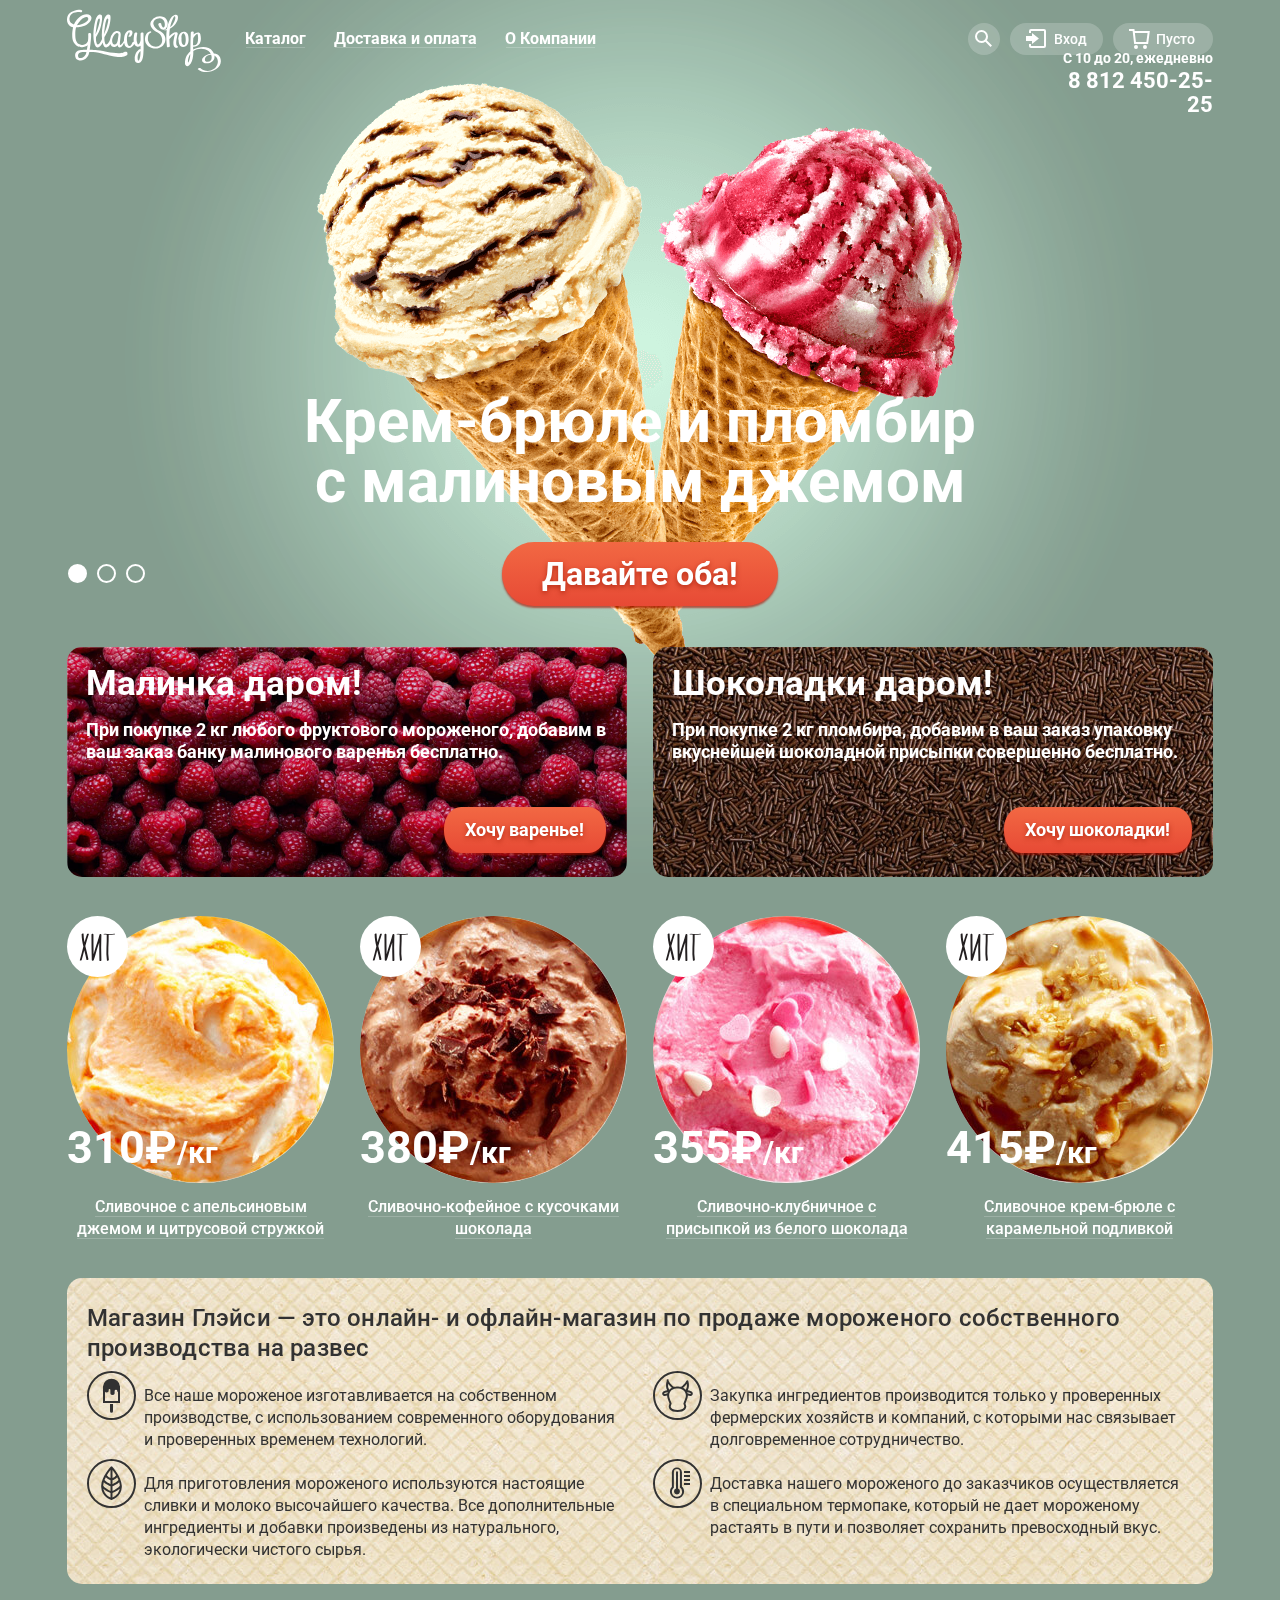
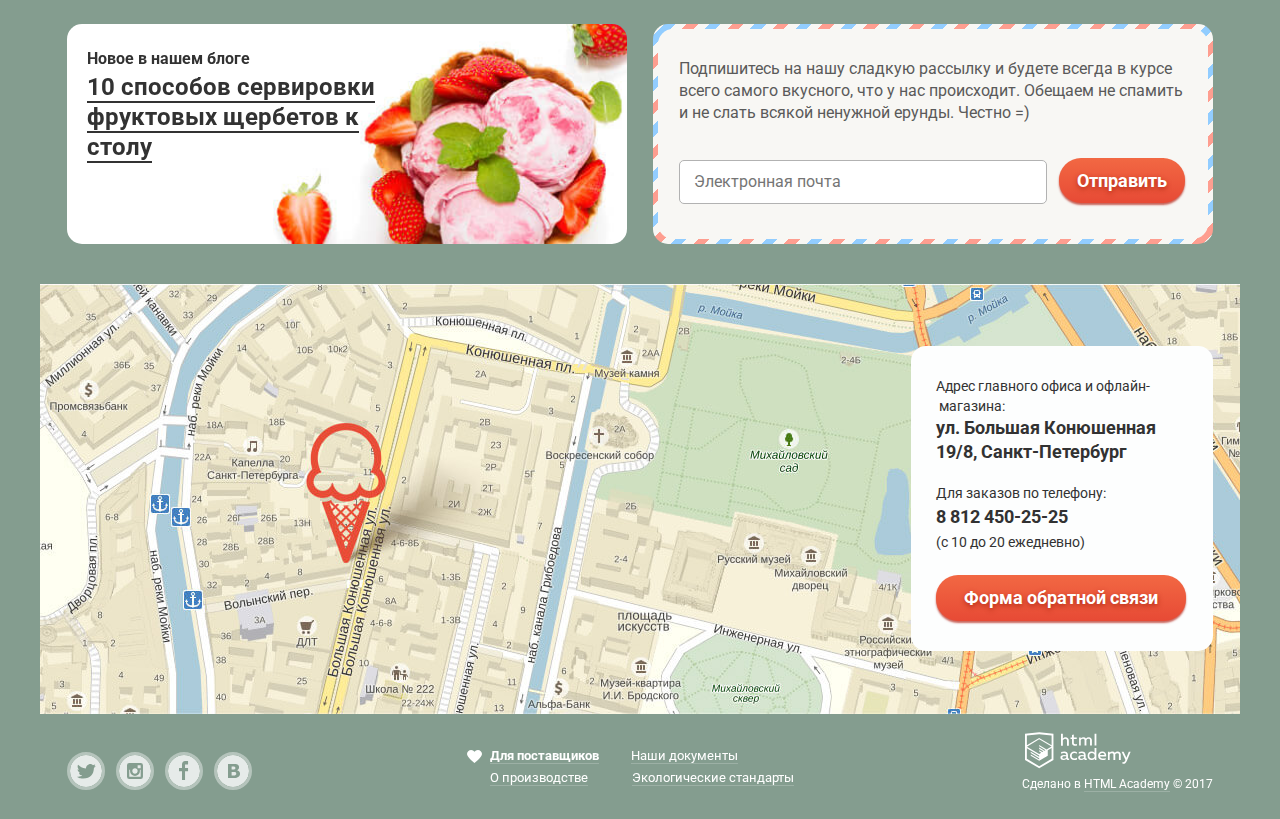
<file: index.html>
<!DOCTYPE html>
<html lang="ru">
<head>
  <meta charset="utf-8">
  <title>HTML Academy: Глейси</title>
  <link href="https://fonts.googleapis.com/css?family=Roboto:400,500,700&amp;subset=cyrillic" rel="stylesheet">
  <link href="css/normalize.min.css" rel="stylesheet">
  <link href="css/style.min.css" rel="stylesheet">
</head>
<body>
  <header class="main-header container">
    <a class="main-header-logo">
      <img src="img/logo-site.svg" width="154" height="64" alt="Логотип магазина по продаже мороженого Глейси">
    </a>
    <nav class="main-navigation">
      <ul class="site-navigation">
        <li class="site-navigation-item">
          <a href="#">Каталог</a>
          <ul class="catalog-menu">
            <li><a class="link-new" href="#"><b>Новинки</b></a></li>
            <li><a href="catalog.html">Сливочное</a></li>
            <li><a href="#">Щербеты</a></li>
            <li><a href="#">Фруктовый лед</a></li>
            <li><a href="#">Мелорин</a></li>
          </ul>
        </li>
        <li class="site-navigation-item"><a href="#">Доставка и оплата</a></li>
        <li class="site-navigation-item"><a href="#">О Компании</a></li>
      </ul>
    </nav>
    <div class="wrapper search-wrapper">
      <a class="search" href="search.html"><span class="visually-hidden">Поиск</span>
        <svg xmlns="http://www.w3.org/2000/svg" width="17" height="17"><path fill="#FFF" d="M16.958 15.527L11.75 10.32A6.455 6.455 0 0 0 13 6.5 6.5 6.5 0 1 0 6.5 13a6.465 6.465 0 0 0 3.839-1.263l5.205 5.204 1.414-1.414zM6.5 11C4.019 11 2 8.981 2 6.5S4.019 2 6.5 2 11 4.019 11 6.5 8.981 11 6.5 11z"/></svg>
      </a>
      <form class="search-form" action="https://echo.htmlacademy.ru" method="post">
        <input id="search-field" type="search" name="search"  placeholder="Что ищем?">
      </form>
    </div>
    <div class="wrapper login-wrapper">
      <a class="login-link" href="login.html">Вход
        <svg xmlns="http://www.w3.org/2000/svg" width="21" height="19"><g fill="#FFF"><path d="M6 14.88l6.92-5.38L6 4.12v2.92H-.04v4.92H6z"/><path d="M18 0H5a2 2 0 0 0-2 2v2h2V2h13v15H5v-2H3v2c0 1.1.9 2 2 2h13a2 2 0 0 0 2-2V2a2 2 0 0 0-2-2z"/></g></svg>
      </a>
      <form class="login-form" action="https://echo.htmlacademy.ru" method="post">
        <p>
          <label class="visually-hidden" for="user-email">Электронная почта</label>
          <input class="email-field" id="user-email" type="email" name="email" placeholder="Электронная почта">
        </p>
        <p>
          <label class="visually-hidden" for="user-password">Пароль</label>
          <input class="password-field" id="user-password" type="password" name="password" placeholder="Пароль">
        </p>
        <button class="btn entry-btn" type="submit">Войти</button>
        <div class="links-wrapper">
          <a class="restore" href="#">Забыли пароль?</a>
          <a class="registration" href="#">Новая регистрация</a>
        </div>
      </form>
    </div>
    <div class="wrapper cart-wrapper">
      <a class="cart" href="cart.html">Пусто
        <svg xmlns="http://www.w3.org/2000/svg" width="21" height="20"><g fill="#FFF"><path d="M5.657 2.031L5.422 0H0v2h3.64l1.5 13h13.988l1.699-12.969H5.657zM17.372 13H6.922L5.888 4.031h12.66L17.372 13z"/><circle cx="6.984" cy="18" r="2"/><circle cx="15.984" cy="18" r="2"/></g></svg>
      </a>
    </div>
    <p class="contact-info">С 10 до 20, ежедневно
      <a class="phone" href="tel:88124502525">8 812 450-25-25</a>
    </p>
  </header>

  <main>
    <div class="container">
      <h1 class="visually-hidden">Магазин по продаже мороженого собственного производства Глейси</h1>

      <section class="offers-slider">
        <input type="radio" id="product-1" class="btn-1 filter-input-radio" name="toggle" checked>
        <input type="radio" id="product-2" class="btn-2 filter-input-radio" name="toggle">
        <input type="radio" id="product-3" class="btn-3 filter-input-radio" name="toggle">
        <div class="slider-controls">
          <label for="product-1"><span class="visually-hidden">первый слайд</span></label>
          <label for="product-2"><span class="visually-hidden">второй слайд</span></label>
          <label for="product-3"><span class="visually-hidden">третий слайд</span></label>
        </div>

        <ul class="offers-list">
          <li class="offers-item">
            <img src="img/bg-slider-creamy-raspberry.png" alt="Крем-брюле и пломбир с малиновым джемом" width="1045" height="881">
            <h2>Крем-брюле и пломбир с малиновым джемом</h2>
            <a class="btn offers-btn" href="#">Давайте оба!</a>
          </li>
          <li class="offers-item">
            <img src="img/bg-slider-chocolate-lemon.png" alt="Шоколадный пломбир и лимонный сорбет" width="1065" height="859">
            <h2>Шоколадный пломбир и лимонный сорбет</h2>
            <a class="btn offers-btn" href="#">Давайте оба!</a>
          </li>
          <li class="offers-item">
            <img src="img/bg-slider-fondant-strawberry.png" alt="Пломбир с помадкой и клубничный щербет" width="1079" height="854">
            <h2>Пломбир с помадкой и клубничный щербет</h2>
            <a class="btn offers-btn" href="#">Давайте оба!</a>
          </li>
        </ul>
      </section>

      <section class="banners">
        <h2 class="visually-hidden">Баннеры</h2>
        <ul class="banners-list">
          <li class="banners-item">
            <h3>Малинка даром!</h3>
            <p>При покупке 2 кг любого фруктового мороженого, добавим в ваш заказ банку малинового варенья бесплатно.</p>
            <a class="btn banners-btn" href="#">Хочу варенье!</a>
          </li>
          <li class="banners-item">
            <h3>Шоколадки даром!</h3>
            <p>При покупке 2 кг пломбира, добавим в ваш заказ упаковку вкуснейшей шоколадной присыпки совершенно бесплатно.</p>
            <a class="btn banners-btn" href="#">Хочу шоколадки!</a>
          </li>
        </ul>
      </section>

      <section class="catalog">
        <h2 class="visually-hidden">Хиты магазина Глейси</h2>
        <ul class="catalog-list">
          <li class="catalog-item hit">
            <img src="img/img-icecream-creamy-orange-citrus.jpg" width="267" height="267" alt="Сливочное с апельсиновым джемом и цитрусовой стружкой">
            <h3 class="item-title"><a href="#">Сливочное с апельсиновым джемом и цитрусовой стружкой</a></h3>
            <p class="price">310₽<span>/кг</span></p>
            <a class="btn preview-btn" href="#">Быстрый просмотр</a>
          </li>
          <li class="catalog-item hit">
            <img src="img/img-icecream-creamy-coffee-chocolate.jpg" width="267" height="267" alt="Сливочно-кофейное с кусочками шоколада">
            <h3 class="item-title"><a href="#">Сливочно-кофейное с кусочками шоколада</a></h3>
            <p class="price">380₽<span>/кг</span></p>
            <a class="btn preview-btn" href="#">Быстрый просмотр</a>
          </li>
          <li class="catalog-item hit">
            <img src="img/img-icecream-creamy-strawberry-white-chocolate.jpg" width="267" height="267" alt="Сливочно-клубничное с присыпкой из белого шоколада">
            <h3 class="item-title"><a href="#">Сливочно-клубничное с присыпкой из белого шоколада</a></h3>
            <p class="price">355₽<span>/кг</span></p>
            <a class="btn preview-btn" href="#">Быстрый просмотр</a>
          </li>
          <li class="catalog-item hit">
            <img src="img/img-icecream-creamy-caramel.jpg" width="267" height="267" alt="Сливочное крем-брюле с карамельной подливкой">
            <h3 class="item-title"><a href="#">Сливочное крем-брюле с карамельной подливкой</a></h3>
            <p class="price">415₽<span>/кг</span></p>
            <a class="btn preview-btn" href="#">Быстрый просмотр</a>
          </li>
        </ul>
      </section>

      <section class="about-shop">
        <h2 class="title">Магазин Глэйси — это онлайн- и офлайн-магазин по продаже мороженого собственного производства на развес</h2>
        <ul class="about-list">
          <li class="about-item">
            <p>Все наше мороженое изготавливается на собственном производстве, с использованием современного оборудования и проверенных временем технологий.</p>
          </li>
          <li class="about-item">
            <p>Закупка ингредиентов производится только у проверенных фермерских хозяйств и компаний, с которыми нас связывает долговременное сотрудничество.</p>
          </li>
          <li class="about-item">
            <p>Для приготовления мороженого используются настоящие сливки и молоко высочайшего качества. Все дополнительные ингредиенты и добавки произведены из натурального, экологически чистого сырья.</p>
          </li>
          <li class="about-item">
            <p>Доставка нашего мороженого до заказчиков осуществляется в&nbsp;специальном термопаке, который не дает мороженому растаять в пути и позволяет сохранить превосходный вкус.</p>
          </li>
        </ul>
      </section>

      <div class="two-columns">
        <section class="news-post">
          <h2>Новое в нашем блоге</h2>
          <div class="title-wrapper">
            <a href="#">10 способов сервировки фруктовых щербетов к столу</a>
          </div>
        </section>

        <section class="mailing">
          <h2 class="visually-hidden">Подписка на рассылку</h2>
          <p>Подпишитесь на нашу сладкую рассылку и будете всегда в курсе всего самого вкусного, что у нас происходит. Обещаем не спамить и&nbsp;не слать всякой ненужной ерунды. Честно =)</p>
          <form class="subscribe-form" action="https://echo.htmlacademy" method="post">
            <label class="visually-hidden" for="subscribe-field">Введите email для подписки на рассылку</label>
            <input id="subscribe-field" type="email" name="subscribe-email" placeholder="Электронная почта">
            <button class="btn submit-btn" type="submit">Отправить</button>
          </form>
        </section>
      </div>
    </div>

    <section class="find-us container">
      <h2 class="visually-hidden">Как нас найти</h2>
      <iframe src="https://www.google.com/maps/embed?pb=!1m18!1m12!1m3!1d1998.6037872533277!2d30.320858716096975!3d59.93871648187614!2m3!1f0!2f0!3f0!3m2!1i1024!2i768!4f13.1!3m3!1m2!1s0x4696310fca145cc1%3A0x42b32648d8238007!2z0JHQvtC70YzRiNCw0Y8g0JrQvtC90Y7RiNC10L3QvdCw0Y8g0YPQuy4sIDE5LzgsINCh0LDQvdC60YIt0J_QtdGC0LXRgNCx0YPRgNCzLCAxOTExODY!5e0!3m2!1sru!2sru!4v1544783456392" width="1200" height="430" allowfullscreen></iframe>
      <img src="img/map.jpg" width="1200" height="430" alt="ул. Большая Конюшенная 19/8, Санкт-Петербург">
      <div class="feedback-contacts">
        <p>Адрес главного офиса и&nbsp;офлайн-&nbsp;магазина:</p>
        <p><b>ул. Большая Конюшенная 19/8, Санкт-Петербург</b></p>
        <p>Для заказов по телефону:</p>
        <a class="phone" href="tel:88124502525">8 812 450-25-25</a>
        <p>(с 10 до 20 ежедневно)</p>
        <a class="btn feedback-btn" href="feedback.html">Форма обратной связи</a>
      </div>
    </section>

  </main>

  <footer class="main-footer container">
    <ul class="social-list">
      <li class="social-item"><a href="#"><span class="visually-hidden">Твиттер</span>
        <svg xmlns="http://www.w3.org/2000/svg" width="32" height="32">
          <path fill="#FFF" d="M16 0C7.164 0 0 7.164 0 16c0 8.837 7.164 16 16 16 8.837 0 16-7.163 16-16 0-8.836-7.163-16-16-16zm7.944 12.809c-.251 6.516-3.463 10.832-10.992 10.702h-.486c-.447 0-4.543-.443-5.344-1.823 2.479.19 4.247-.406 5.12-1.136-1.048-.289-2.923-.461-3.251-2.848.384.104.618.221 1.299.113-1.307-.824-2.758-1.519-2.679-3.643.311.317 1.164.518 1.46.457-.768-.233-2.149-3.244-.974-4.781 1.984 1.79 4.075 3.482 7.804 3.643.227-2.214 1.24-3.699 3.168-4.325 1.84-.479 3.255.26 3.901 1.138.737-.224 1.453-.466 2.193-.685-.004.833-.569 1.463-.935 1.709.747.165 1.423-.475 1.423-.475-.184.963-1.094 1.725-1.707 1.954z"/>
        </svg>
      </a></li>
      <li class="social-item"><a href="#"><span class="visually-hidden">Инстаграм</span>
        <svg xmlns="http://www.w3.org/2000/svg" width="32" height="32"><g fill="#FFF">
          <path d="M20.916 16a4.938 4.938 0 1 1-9.877 0c0-.394.051-.773.138-1.14h-.897v6.838h11.396V14.86h-.897c.086.367.137.746.137 1.14z"/>
          <path d="M15.978 18.659c1.466 0 2.659-1.193 2.659-2.659s-1.193-2.659-2.659-2.659c-1.466 0-2.659 1.193-2.659 2.659s1.192 2.659 2.659 2.659zM18.637 10.302h3.039v3.039h-3.039z"/>
          <path d="M16 0C7.164 0 0 7.164 0 16c0 8.837 7.164 16 16 16 8.837 0 16-7.163 16-16 0-8.836-7.163-16-16-16zm7.955 21.698a2.285 2.285 0 0 1-2.279 2.279H10.279A2.285 2.285 0 0 1 8 21.698V10.302a2.286 2.286 0 0 1 2.279-2.279h11.396a2.286 2.286 0 0 1 2.279 2.279v11.396z"/></g>
        </svg>
      </a></li>
      <li class="social-item"><a href="#"><span class="visually-hidden">Фейсбук</span>
        <svg xmlns="http://www.w3.org/2000/svg" width="32" height="32">
          <path fill="#FFF" d="M16 0C7.164 0 0 7.163 0 16s7.164 16 16 16c8.837 0 16-7.164 16-16S24.837 0 16 0zm4.062 9.455h-3.021v3.444h3.021v3.445h-3.021v8.61H14.02v-8.61H11v-3.445h3.021V9.455c0-1.902 1.353-3.445 3.021-3.445h3.021v3.445z"/>
        </svg>
      </a></li>
      <li class="social-item"><a href="#"><span class="visually-hidden">Вконтакте</span>
        <svg xmlns="http://www.w3.org/2000/svg" width="32" height="32"><g fill="#FFF">
          <path d="M16.64 14.5c.4-.02.72-.09.95-.2.32-.14.54-.32.64-.55.1-.23.15-.5.15-.8 0-.23-.06-.46-.18-.7-.11-.23-.32-.4-.61-.51-.27-.1-.6-.16-.99-.17l-1.65-.01h-.34v2.96h.57c.57 0 1.05 0 1.46-.03zM18.12 17.08a4.65 4.65 0 0 0-1.17-.13h-2.34v3.49h.27l2.18-.01c.43-.01.84-.1 1.2-.25.38-.16.64-.36.78-.62s.22-.57.22-.9c0-.45-.1-.8-.27-1.03a1.56 1.56 0 0 0-.87-.55z"/>
          <path d="M16 0a16 16 0 1 0 0 32 16 16 0 0 0 0-32zm6.6 20.53c-.27.53-.64.98-1.12 1.33-.55.41-1.16.7-1.82.88s-1.5.27-2.52.27h-6.12V8.99h5.44c1.13 0 1.96.03 2.48.11s1.04.24 1.56.5c.53.27.93.63 1.19 1.09.26.45.39.97.39 1.55 0 .68-.18 1.28-.54 1.8a3.5 3.5 0 0 1-1.51 1.2v.08c.91.18 1.64.56 2.18 1.13.53.57.8 1.33.8 2.26 0 .68-.14 1.29-.4 1.82z"/></g>
        </svg>
      </a></li>
    </ul>
    <ul class="menu-list">
      <li><a href="#">Для поставщиков</a></li>
      <li><a href="#">Наши документы</a></li>
      <li><a href="#">О производстве</a></li>
      <li><a href="#">Экологические стандарты</a></li>
    </ul>
    <div class="copyright">
      <a class="academy-logo" href="https://htmlacademy.ru/intensive/htmlcss"><img src="img/logo-htmlacademy.svg" width="108" height="38" alt="Логотип Html Academy"></a>
      <p class="made-in">Сделано в <a href="https://htmlacademy.ru/intensive/htmlcss">HTML Academy</a> © 2017</p>
    </div>
  </footer>

  <section class="modal modal-feedback">
    <h2>Мы обязательно вам ответим!</h2>
    <form class="feedback-form" action="https://echo.htmlacademy.ru" method="post">
      <p>
        <label class="visually-hidden" for="feedback-name">Имя</label>
        <input class="feedback-name-field" id="feedback-name" type="text" name="name-for-feedback" placeholder="Как вас зовут?">
      </p>
      <p>
        <label class="visually-hidden" for="feedback-email">Почта для обратной связи</label>
        <input class="feedback-email-field" id="feedback-email" type="email" name="email-for-feedback" placeholder="Ваша почта для ответа?">
      </p>
      <p>
        <label class="visually-hidden" for="feedback-text">Текст письма</label>
        <textarea class="feedback-text-field" id="feedback-text" name="text" rows="5" placeholder="Напишите что-нибудь..."></textarea>
      </p>
      <button class="btn send-btn" type="submit">Отправить</button>
    </form>
    <button class="modal-close" type="button">Закрыть</button>
  </section>
  <div class="overlay"></div>
  <script src="js/script.min.js"></script>
</body>
</html>
</file>
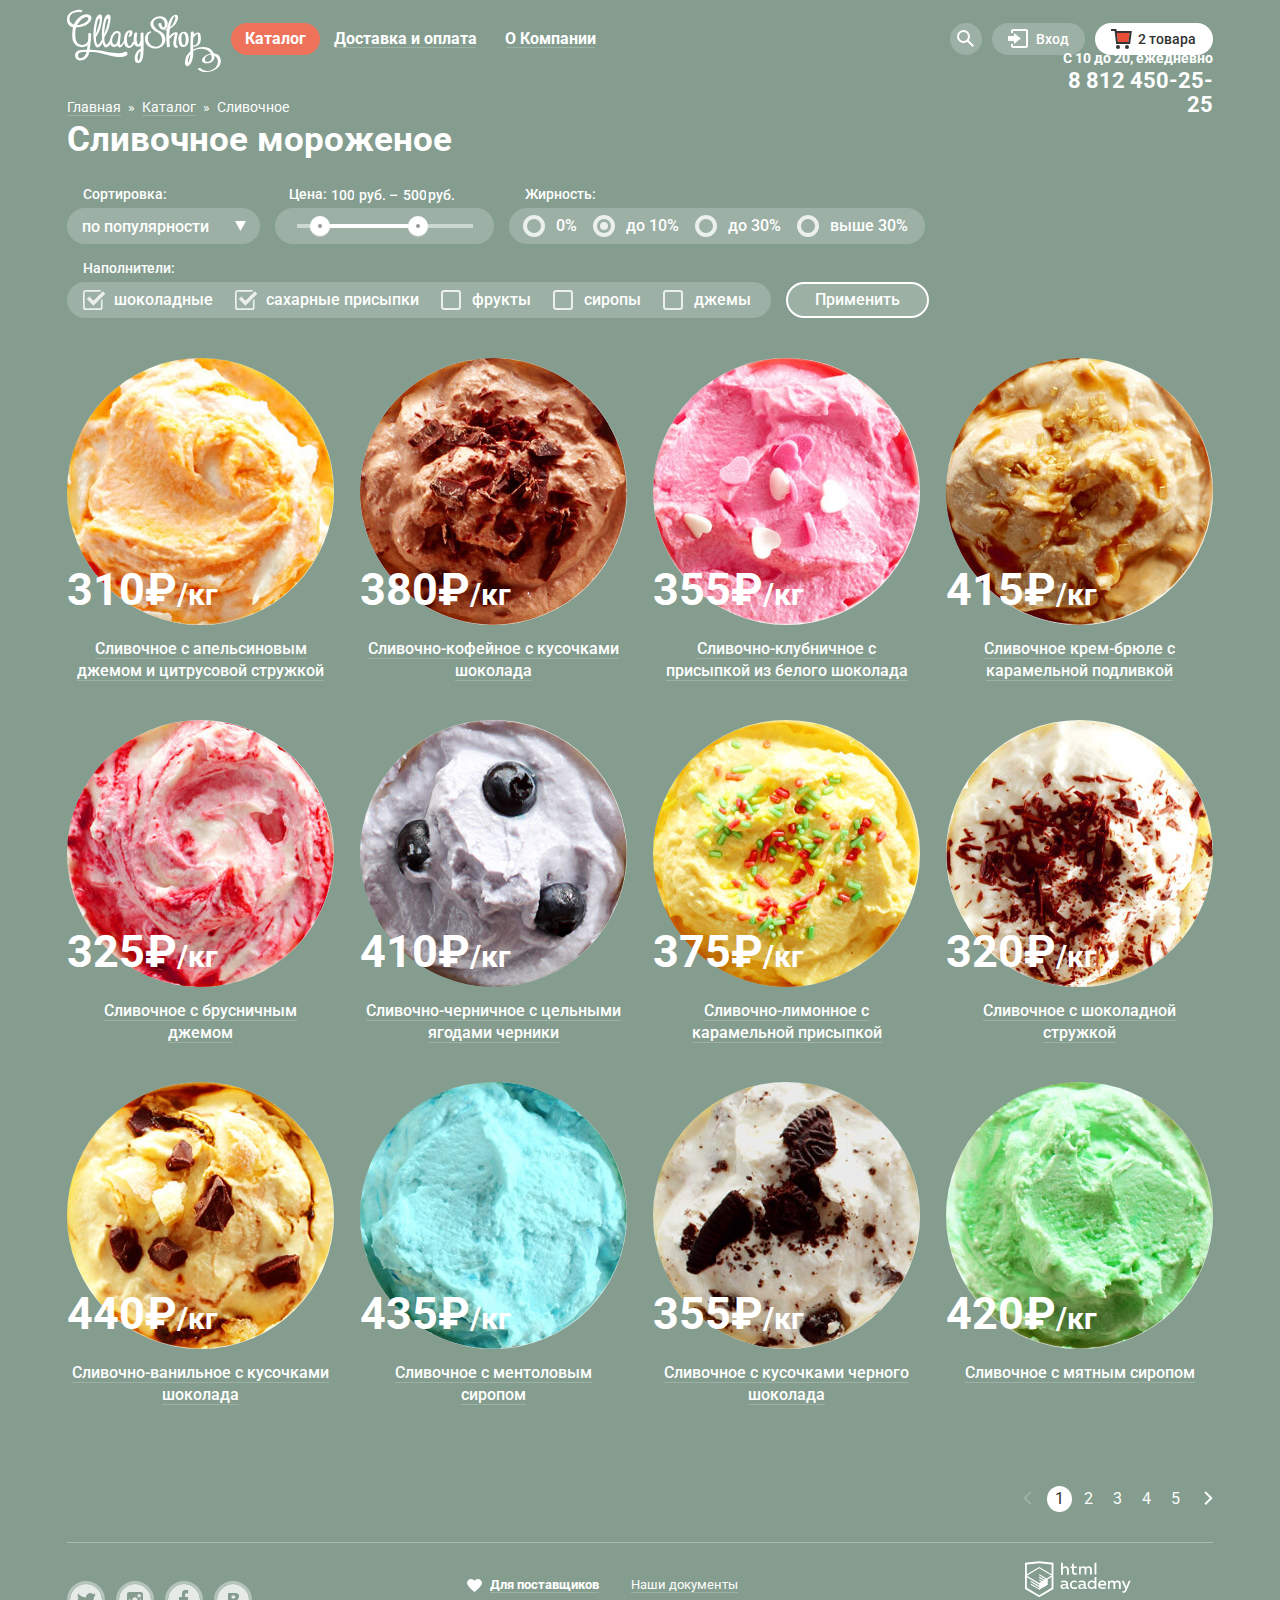
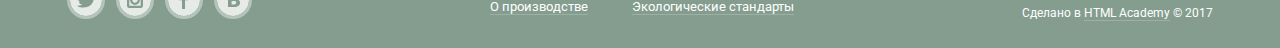
<file: catalog.html>
<!DOCTYPE html>
<html lang="ru">
<head>
  <meta charset="UTF-8">
  <title>HTML Academy: Глейси</title>
  <link href="https://fonts.googleapis.com/css?family=Roboto:400,500,700&amp;subset=cyrillic" rel="stylesheet">
  <link href="css/normalize.min.css" rel="stylesheet">
  <link href="css/style.min.css" rel="stylesheet">
</head>
<body class="inner-page">
  <header class="main-header container">
    <a class="main-header-logo" href="index.html">
      <img src="img/logo-site.svg" width="154" height="64" alt="Логотип магазина по продаже мороженого Глейси">
    </a>
    <nav class="main-navigation">
      <ul class="site-navigation">
        <li class="site-navigation-item site-navigation-current">
          <a href="#">Каталог</a>
          <ul class="catalog-menu">
            <li><a class="link-new" href="#"><b>Новинки</b></a></li>
            <li><a>Сливочное</a></li>
            <li><a href="#">Щербеты</a></li>
            <li><a href="#">Фруктовый лед</a></li>
            <li><a href="#">Мелорин</a></li>
          </ul>
        </li>
        <li class="site-navigation-item"><a href="#">Доставка и оплата</a></li>
        <li class="site-navigation-item"><a href="#">О Компании</a></li>
      </ul>
    </nav>
    <div class="wrapper search-wrapper">
      <a class="search" href="search.html"><span class="visually-hidden">Поиск</span>
        <svg xmlns="http://www.w3.org/2000/svg" width="17" height="17"><path fill="#FFF" d="M16.958 15.527L11.75 10.32A6.455 6.455 0 0 0 13 6.5 6.5 6.5 0 1 0 6.5 13a6.465 6.465 0 0 0 3.839-1.263l5.205 5.204 1.414-1.414zM6.5 11C4.019 11 2 8.981 2 6.5S4.019 2 6.5 2 11 4.019 11 6.5 8.981 11 6.5 11z"/></svg>
      </a>
      <form class="search-form" action="https://echo.htmlacademy.ru" method="post">
        <input id="search-field" type="search" name="search"  placeholder="Что ищем?">
      </form>
    </div>
    <div class="wrapper login-wrapper">
      <a class="login-link" href="login.html">Вход
        <svg xmlns="http://www.w3.org/2000/svg" width="21" height="19"><g fill="#FFF"><path d="M6 14.88l6.92-5.38L6 4.12v2.92H-.04v4.92H6z"/><path d="M18 0H5a2 2 0 0 0-2 2v2h2V2h13v15H5v-2H3v2c0 1.1.9 2 2 2h13a2 2 0 0 0 2-2V2a2 2 0 0 0-2-2z"/></g></svg>
      </a>
      <form class="login-form" action="https://echo.htmlacademy.ru" method="post">
        <p>
          <label class="visually-hidden" for="user-email">Электронная почта</label>
          <input class="email-field" id="user-email" type="email" name="email" placeholder="Электронная почта">
        </p>
        <p>
          <label class="visually-hidden" for="user-password">Пароль</label>
          <input class="password-field" id="user-password" type="password" name="password" placeholder="Пароль">
        </p>
        <button class="btn entry-btn" type="submit">Войти</button>
        <div class="links-wrapper">
          <a class="restore" href="#">Забыли пароль?</a>
          <a class="registration" href="#">Новая регистрация</a>
        </div>
      </form>
    </div>
    <div class="wrapper cart-wrapper">
      <a class="cart not-empty" href="cart.html">2 товара
        <svg xmlns="http://www.w3.org/2000/svg" width="21" height="20">
          <path fill="#E84D37" d="M5.888 4.031L6.922 13h10.45l1.176-8.969z"/>
          <circle fill="#343434" cx="6.984" cy="18" r="2"/>
          <circle fill="#343434" cx="15.984" cy="18" r="2"/>
          <path fill="#343434" d="M5.657 2.031L5.422 0H0v2h3.64l1.5 13h13.988l1.699-12.969H5.657zM17.372 13H6.922L5.888 4.031h12.66L17.372 13z"/>
        </svg>
      </a>
      <form class="cart-form" action="https://echo.htmlacademy.ru" method="post">
        <table class="products-cart-list">
          <tr class="products-cart-item">
            <td><a class="close-btn" href="#">Закрыть</a></td>
            <td><img src="img/img-icecream-creamy-orange-citrus.jpg" width="33" height="33" alt="Пломбир с апельсиновым джемом"></td>
            <td>Пломбир с апельсиновым джемом</td>
            <td>1,5 кг x <span>200 руб.</span></td>
            <td>300 руб.</td>
          </tr>
          <tr class="products-cart-item">
            <td><a class="close-btn" href="#">Закрыть</a></td>
            <td><img src="img/img-icecream-creamy-strawberry-white-chocolate.jpg" width="33" height="33" alt="Клубничный пломбир с присыпкой из белого шоколада"></td>
            <td>Клубничный пломбир с присыпкой из&nbsp;белого шоколада</td>
            <td>1,5 кг x <span>300 руб.</span></td>
            <td>450 руб.</td>
          </tr>
        </table>
        <p><b>Итого: 750 руб.</b></p>
        <button type="submit" class="btn checkout-btn">Оформить заказ</button>
      </form>
    </div>
    <p class="contact-info">С 10 до 20, ежедневно
      <a class="phone" href="tel:88124502525">8 812 450-25-25</a>
    </p>
  </header>

  <main class="container">
    <ul class="breadcrumbs">
      <li><a href="index.html">Главная</a></li>
      <li><a href="#">Каталог</a></li>
      <li class="breadcrumbs-current">Сливочное</li>
    </ul>

    <h1 class="page-title">Сливочное мороженое</h1>

    <section class="filters">
      <h2 class="visually-hidden">Фильтр</h2>
      <form class="filter" action="https://echo.htmlacademy.ru" method="get">
        <fieldset class="sort">
          <legend>Сортировка:</legend>
          <div class="select-wrapper">
            <select name="sort-list">
              <option value="by-popularity">по популярности</option>
              <option value="cheap-first">сначала недорогие</option>
              <option value="expensive-first">сначала дорогие</option>
              <option value="by-fat">по жирности</option>
            </select>
          </div>
        </fieldset>
        <fieldset class="filter-range">
          <legend>Цена:</legend>
          <div class="price-controls">
            <label class="min-price"><span class="visually-hidden">от </span><input type="text" name="min-price" value="100"> руб. –</label>
            <label class="max-price"><span class="visually-hidden">до </span><input type="text" name="max-price" value="500">руб.</label>
          </div>
          <div class="range-controls">
            <div class="scale">
              <div class="bar"></div>
            </div>
            <div class="range-toggle range-toggle-min"></div>
            <div class="range-toggle range-toggle-max"></div>
          </div>
        </fieldset>
        <fieldset class="fat-percent">
          <legend>Жирность:</legend>
          <ul>
            <li class="filter-option">
              <input class="visually-hidden filter-input filter-input-radio" type="radio" name="fat" value="0%" id="filter-0">
              <label for="filter-0">0%</label>
            </li>
            <li class="filter-option">
              <input class="visually-hidden filter-input filter-input-radio" type="radio" name="fat" value="to 10%" id="filter-to-10" checked>
              <label for="filter-to-10">до 10%</label>
            </li>
            <li class="filter-option">
              <input class="visually-hidden filter-input filter-input-radio" type="radio" name="fat" value="to 30%" id="filter-to-30">
              <label for="filter-to-30">до 30%</label>
            </li>
            <li class="filter-option">
              <input class="visually-hidden filter-input filter-input-radio" type="radio" name="fat" value="from 30%" id="filter-from-30">
              <label for="filter-from-30">выше 30%</label>
            </li>
          </ul>
        </fieldset>
        <fieldset class="fillers">
          <legend>Наполнители:</legend>
          <ul>
            <li class="filter-option">
              <input class="visually-hidden filter-input filter-input-checkbox" type="checkbox" name="chocolate" id="filter-chocolate" checked>
              <label for="filter-chocolate">шоколадные</label>
            </li>
            <li class="filter-option">
              <input class="visually-hidden filter-input filter-input-checkbox" type="checkbox" name="sugar" id="filter-sugar" checked>
              <label for="filter-sugar">сахарные присыпки</label>
            </li>
            <li class="filter-option">
              <input class="visually-hidden filter-input filter-input-checkbox" type="checkbox" name="fruits" id="filter-fruits">
              <label for="filter-fruits">фрукты</label>
            </li>
            <li class="filter-option">
              <input class="visually-hidden filter-input filter-input-checkbox" type="checkbox" name="syrup" id="filter-syrup">
              <label for="filter-syrup">сиропы</label>
            </li>
            <li class="filter-option">
              <input class="visually-hidden filter-input filter-input-checkbox" type="checkbox" name="jam" id="filter-jam">
              <label for="filter-jam">джемы</label>
            </li>
          </ul>
        </fieldset>
        <button class="filter-btn" type="submit">Применить</button>
      </form>
    </section>

    <section class="catalog">
      <h2 class="visually-hidden">Каталог сливочного мороженого</h2>
      <ul class="catalog-list">
        <li class="catalog-item">
          <img src="img/img-icecream-creamy-orange-citrus.jpg" width="267" height="267" alt="Сливочное с апельсиновым джемом и цитрусовой стружкой">
          <h3 class="item-title"><a href="#">Сливочное с апельсиновым джемом и цитрусовой стружкой</a></h3>
          <p class="price">310₽<span>/кг</span></p>
          <a class="btn preview-btn" href="#">Быстрый просмотр</a>
        </li>
        <li class="catalog-item">
          <img src="img/img-icecream-creamy-coffee-chocolate.jpg" width="267" height="267" alt="Сливочно-кофейное с кусочками шоколада">
          <h3 class="item-title"><a href="#">Сливочно-кофейное с кусочками шоколада</a></h3>
          <p class="price">380₽<span>/кг</span></p>
          <a class="btn preview-btn" href="#">Быстрый просмотр</a>
        </li>
        <li class="catalog-item">
          <img src="img/img-icecream-creamy-strawberry-white-chocolate.jpg" width="267" height="267" alt="Сливочно-клубничное с присыпкой из белого шоколада">
          <h3 class="item-title"><a href="#">Сливочно-клубничное с присыпкой из белого шоколада</a></h3>
          <p class="price">355₽<span>/кг</span></p>
          <a class="btn preview-btn" href="#">Быстрый просмотр</a>
        </li>
        <li class="catalog-item">
          <img src="img/img-icecream-creamy-caramel.jpg" width="267" height="267" alt="Сливочное крем-брюле с карамельной подливкой">
          <h3 class="item-title"><a href="#">Сливочное крем-брюле с карамельной подливкой</a></h3>
          <p class="price">415₽<span>/кг</span></p>
          <a class="btn preview-btn" href="#">Быстрый просмотр</a>
        </li>
        <li class="catalog-item">
          <img src="img/img-icecream-creamy-cowberry.jpg" width="267" height="267" alt="Сливочное с брусничным джемом">
          <h3 class="item-title"><a href="#">Сливочное с брусничным джемом</a></h3>
          <p class="price">325₽<span>/кг</span></p>
          <a class="btn preview-btn" href="#">Быстрый просмотр</a>
        </li>
        <li class="catalog-item">
          <img src="img/img-icecream-creamy-blueberries.jpg" width="267" height="267" alt="Сливочно-черничное с цельными ягодами черники">
          <h3 class="item-title"><a href="#">Сливочно-черничное с цельными ягодами черники</a></h3>
          <p class="price">410₽<span>/кг</span></p>
          <a class="btn preview-btn" href="#">Быстрый просмотр</a>
        </li>
        <li class="catalog-item">
          <img src="img/img-icecream-creamy-lemon-caramel.jpg" width="267" height="267" alt="Сливочно-лимонное с карамельной присыпкой">
          <h3 class="item-title"><a href="#">Сливочно-лимонное с карамельной присыпкой</a></h3>
          <p class="price">375₽<span>/кг</span></p>
          <a class="btn preview-btn" href="#">Быстрый просмотр</a>
        </li>
        <li class="catalog-item">
          <img src="img/img-icecream-creamy-chocolate.jpg" width="267" height="267" alt="Сливочное с шоколадной стружкой">
          <h3 class="item-title"><a href="#">Сливочное с шоколадной стружкой</a></h3>
          <p class="price">320₽<span>/кг</span></p>
          <a class="btn preview-btn" href="#">Быстрый просмотр</a>
        </li>
        <li class="catalog-item">
          <img src="img/img-icecream-creamy-vanilla-chocolate.jpg" width="267" height="267" alt="Сливочно-ванильное с кусочками шоколада">
          <h3 class="item-title"><a href="#">Сливочно-ванильное с кусочками шоколада</a></h3>
          <p class="price">440₽<span>/кг</span></p>
          <a class="btn preview-btn" href="#">Быстрый просмотр</a>
        </li>
        <li class="catalog-item">
          <img src="img/img-icecream-creamy-menthol.jpg" width="267" height="267" alt="Сливочноe с ментоловым сиропом">
          <h3 class="item-title"><a href="#">Сливочноe с ментоловым сиропом</a></h3>
          <p class="price">435₽<span>/кг</span></p>
          <a class="btn preview-btn" href="#">Быстрый просмотр</a>
        </li>
        <li class="catalog-item">
          <img src="img/img-icecream-creamy-black-chocolate.jpg" width="267" height="267" alt="Сливочное с кусочками черного шоколада">
          <h3 class="item-title"><a href="#">Сливочное с кусочками черного шоколада</a></h3>
          <p class="price">355₽<span>/кг</span></p>
          <a class="btn preview-btn" href="#">Быстрый просмотр</a>
        </li>
        <li class="catalog-item">
          <img src="img/img-icecream-creamy-mint.jpg" width="267" height="267" alt="Сливочное с мятным сиропом">
          <h3 class="item-title"><a href="#">Сливочное с мятным сиропом</a></h3>
          <p class="price">420₽<span>/кг</span></p>
          <a class="btn preview-btn" href="#">Быстрый просмотр</a>
        </li>
      </ul>
      <ul class="pagination-list">
        <li class="pagination-item pagination-item-previous disabled"><a href="#"><span class="visually-hidden">Предыдущая</span></a></li>
        <li class="pagination-item pagination-item-current"><a>1</a></li>
        <li class="pagination-item"><a href="#">2</a></li>
        <li class="pagination-item"><a href="#">3</a></li>
        <li class="pagination-item"><a href="#">4</a></li>
        <li class="pagination-item"><a href="#">5</a></li>
        <li class="pagination-item pagination-item-next"><a href="#"><span class="visually-hidden">Следующая</span></a></li>
      </ul>
    </section>
  </main>

  <footer class="main-footer container">
    <ul class="social-list">
      <li class="social-item"><a href="#"><span class="visually-hidden">Твиттер</span>
        <svg xmlns="http://www.w3.org/2000/svg" width="32" height="32">
          <path fill="#FFF" d="M16 0C7.164 0 0 7.164 0 16c0 8.837 7.164 16 16 16 8.837 0 16-7.163 16-16 0-8.836-7.163-16-16-16zm7.944 12.809c-.251 6.516-3.463 10.832-10.992 10.702h-.486c-.447 0-4.543-.443-5.344-1.823 2.479.19 4.247-.406 5.12-1.136-1.048-.289-2.923-.461-3.251-2.848.384.104.618.221 1.299.113-1.307-.824-2.758-1.519-2.679-3.643.311.317 1.164.518 1.46.457-.768-.233-2.149-3.244-.974-4.781 1.984 1.79 4.075 3.482 7.804 3.643.227-2.214 1.24-3.699 3.168-4.325 1.84-.479 3.255.26 3.901 1.138.737-.224 1.453-.466 2.193-.685-.004.833-.569 1.463-.935 1.709.747.165 1.423-.475 1.423-.475-.184.963-1.094 1.725-1.707 1.954z"/>
        </svg>
      </a></li>
      <li class="social-item"><a href="#"><span class="visually-hidden">Инстаграм</span>
        <svg xmlns="http://www.w3.org/2000/svg" width="32" height="32"><g fill="#FFF">
          <path d="M20.916 16a4.938 4.938 0 1 1-9.877 0c0-.394.051-.773.138-1.14h-.897v6.838h11.396V14.86h-.897c.086.367.137.746.137 1.14z"/>
          <path d="M15.978 18.659c1.466 0 2.659-1.193 2.659-2.659s-1.193-2.659-2.659-2.659c-1.466 0-2.659 1.193-2.659 2.659s1.192 2.659 2.659 2.659zM18.637 10.302h3.039v3.039h-3.039z"/>
          <path d="M16 0C7.164 0 0 7.164 0 16c0 8.837 7.164 16 16 16 8.837 0 16-7.163 16-16 0-8.836-7.163-16-16-16zm7.955 21.698a2.285 2.285 0 0 1-2.279 2.279H10.279A2.285 2.285 0 0 1 8 21.698V10.302a2.286 2.286 0 0 1 2.279-2.279h11.396a2.286 2.286 0 0 1 2.279 2.279v11.396z"/></g>
        </svg>
      </a></li>
      <li class="social-item"><a href="#"><span class="visually-hidden">Фейсбук</span>
        <svg xmlns="http://www.w3.org/2000/svg" width="32" height="32">
          <path fill="#FFF" d="M16 0C7.164 0 0 7.163 0 16s7.164 16 16 16c8.837 0 16-7.164 16-16S24.837 0 16 0zm4.062 9.455h-3.021v3.444h3.021v3.445h-3.021v8.61H14.02v-8.61H11v-3.445h3.021V9.455c0-1.902 1.353-3.445 3.021-3.445h3.021v3.445z"/>
        </svg>
      </a></li>
      <li class="social-item"><a href="#"><span class="visually-hidden">Вконтакте</span>
        <svg xmlns="http://www.w3.org/2000/svg" width="32" height="32"><g fill="#FFF">
          <path d="M16.64 14.5c.4-.02.72-.09.95-.2.32-.14.54-.32.64-.55.1-.23.15-.5.15-.8 0-.23-.06-.46-.18-.7-.11-.23-.32-.4-.61-.51-.27-.1-.6-.16-.99-.17l-1.65-.01h-.34v2.96h.57c.57 0 1.05 0 1.46-.03zM18.12 17.08a4.65 4.65 0 0 0-1.17-.13h-2.34v3.49h.27l2.18-.01c.43-.01.84-.1 1.2-.25.38-.16.64-.36.78-.62s.22-.57.22-.9c0-.45-.1-.8-.27-1.03a1.56 1.56 0 0 0-.87-.55z"/>
          <path d="M16 0a16 16 0 1 0 0 32 16 16 0 0 0 0-32zm6.6 20.53c-.27.53-.64.98-1.12 1.33-.55.41-1.16.7-1.82.88s-1.5.27-2.52.27h-6.12V8.99h5.44c1.13 0 1.96.03 2.48.11s1.04.24 1.56.5c.53.27.93.63 1.19 1.09.26.45.39.97.39 1.55 0 .68-.18 1.28-.54 1.8a3.5 3.5 0 0 1-1.51 1.2v.08c.91.18 1.64.56 2.18 1.13.53.57.8 1.33.8 2.26 0 .68-.14 1.29-.4 1.82z"/></g>
        </svg>
      </a></li>
    </ul>
    <ul class="menu-list">
      <li><a href="#">Для поставщиков</a></li>
      <li><a href="#">Наши документы</a></li>
      <li><a href="#">О производстве</a></li>
      <li><a href="#">Экологические стандарты</a></li>
    </ul>
    <div class="copyright">
      <a class="academy-logo" href="https://htmlacademy.ru/intensive/htmlcss"><img src="img/logo-htmlacademy.svg" width="108" height="38" alt="Логотип Html Academy"></a>
      <p class="made-in">Сделано в <a href="https://htmlacademy.ru/intensive/htmlcss">HTML Academy</a> © 2017</p>
    </div>
  </footer>
  </body>
  </html>
</file>
<file: css/style.min.css>
html{-webkit-box-sizing:border-box;box-sizing:border-box}*,::before,::after{-webkit-box-sizing:inherit;box-sizing:inherit}body{width:100%;margin:0 auto;font-weight:400;font-size:16px;line-height:22px;font-family:"Roboto",Arial,sans-serif;color:#fff;background-color:#849d8f}a{text-decoration:none}img{max-width:100%;height:auto}.visually-hidden:not(:focus),.filter-input-radio.visually-hidden,.filter-input-checkbox.visually-hidden{position:absolute;width:1px;height:1px;margin:-1px;padding:0;overflow:hidden;white-space:nowrap;border:0;clip:rect(0 0 0 0);-webkit-clip-path:inset(100%);clip-path:inset(100%)}.btn{min-width:100px;padding:10px 24px;font-weight:700;font-size:18px;line-height:24px;vertical-align:middle;text-align:center;color:#fff;word-wrap:break-word;text-shadow:0 2px 5px rgba(160,32,11,.76);background-color:#ee725a;background-image:-webkit-gradient(linear,left bottom,left top,from(#e74a35),to(#f26843));background-image:-webkit-linear-gradient(bottom,#e74a35,#f26843);background-image:-o-linear-gradient(bottom,#e74a35,#f26843);background-image:linear-gradient(to top,#e74a35,#f26843);border:0;border-radius:17px/22px;-webkit-box-shadow:0 2px 2px rgba(172,16,0,.64);box-shadow:0 2px 2px rgba(172,16,0,.64)}.btn:hover,.btn:focus{background-color:#f26843;background-image:-webkit-gradient(linear,left bottom,left top,from(rgba(255,255,255,.2)),to(rgba(255,255,255,.2))),-webkit-gradient(linear,left bottom,left top,from(#e74a35),to(#f26843));background-image:-webkit-linear-gradient(bottom,rgba(255,255,255,.2),rgba(255,255,255,.2)),-webkit-linear-gradient(bottom,#e74a35,#f26843);background-image:-o-linear-gradient(bottom,rgba(255,255,255,.2),rgba(255,255,255,.2)),-o-linear-gradient(bottom,#e74a35,#f26843);background-image:linear-gradient(to top,rgba(255,255,255,.2),rgba(255,255,255,.2)),linear-gradient(to top,#e74a35,#f26843);-webkit-box-shadow:0 2px 2px #ac1000;box-shadow:0 2px 2px #ac1000}.btn:active{background-color:#bc5e4b;background-image:-webkit-gradient(linear,left bottom,left top,from(rgba(0,0,0,.07)),to(rgba(0,0,0,.07))),-webkit-gradient(linear,left top,left bottom,from(#e74a35),to(#f26843));background-image:-webkit-linear-gradient(bottom,rgba(0,0,0,.07),rgba(0,0,0,.07)),-webkit-linear-gradient(top,#e74a35,#f26843);background-image:-o-linear-gradient(bottom,rgba(0,0,0,.07),rgba(0,0,0,.07)),-o-linear-gradient(top,#e74a35,#f26843);background-image:linear-gradient(to top,rgba(0,0,0,.07),rgba(0,0,0,.07)),linear-gradient(to bottom,#e74a35,#f26843);-webkit-box-shadow:inset 0 2px 2px #942718;box-shadow:inset 0 2px 2px #942718}.container{width:1200px;margin:0 auto;padding:0 27px}.main-header{position:relative;z-index:2;display:-webkit-box;display:-ms-flexbox;display:flex}.main-header-logo{width:154px;height:64px;margin-top:9px;margin-right:10px}.main-navigation{-webkit-box-flex:1;-ms-flex-positive:1;flex-grow:1;min-width:380px;max-width:738px;margin-top:23px}.site-navigation{display:-webkit-box;display:-ms-flexbox;-webkit-box-pack:start;-ms-flex-pack:start;-ms-flex-wrap:wrap;display:flex;flex-wrap:wrap;justify-content:flex-start;margin:0;padding:0;list-style:none;font-weight:700;line-height:18px}.site-navigation-item{position:relative;z-index:2}.site-navigation-item>a{display:block;padding:7px 14px;color:#fff;border-radius:16px}.site-navigation-item>a::after{content:"";position:absolute;right:15px;bottom:7px;left:15px;z-index:-1;height:1px;background-color:rgba(255,255,255,.2)}.site-navigation-item>a:hover,.site-navigation-item>a:focus{color:#323232;background-color:#fff}.site-navigation-item>a:active{background-color:rgba(248,247,244,.988);-webkit-box-shadow:inset 0 2px 1px #696969;box-shadow:inset 0 2px 1px #696969}.site-navigation-current>a{background-color:#ee725a}.site-navigation-current>a:hover,.site-navigation-current>a:focus{color:#fff;background-color:#ee725a}.site-navigation-current>a:active{-webkit-box-shadow:none;box-shadow:none}.site-navigation-item::after{content:"";position:absolute;right:0;left:0;display:block;height:5px}.catalog-menu{position:absolute;top:37px;left:-7px;display:none;width:143px;margin:0;padding:0;list-style:none;font-weight:400;font-size:14px;line-height:16px;background-color:#f7f6f3;border-radius:5px;-webkit-box-shadow:0 20px 20px rgba(0,0,0,.4);box-shadow:0 20px 20px rgba(0,0,0,.4)}.catalog-menu li{margin-bottom:4px}.site-navigation-item:first-child:hover .catalog-menu{display:block}.catalog-menu .link-new{padding:11px 20px}.catalog-menu .link-new::after{content:"";position:absolute;top:38px;right:9px;left:7px;left:6px;height:1px;background-color:rgba(0,0,0,.2)}.catalog-menu a{display:block;padding:6px 20px;color:#323232}.catalog-menu a:hover,.catalog-menu a:focus{background-color:#fbded7}.catalog-menu a:active{background-color:#f6b5a5;-webkit-box-shadow:none;box-shadow:none}.catalog-menu .link-new:hover,.catalog-menu .link-new:focus{border-top-left-radius:5px;border-top-right-radius:5px}.catalog-menu-current a{color:#fff;background-color:#d07058}.catalog-menu-current a:hover,.catalog-menu-current a:focus{color:#fff;background-color:#d07058}.main-header .wrapper{position:relative;margin-top:23px;margin-right:10px}.main-header .wrapper:last-of-type{margin-right:0}.main-header .wrapper::after{content:"";position:absolute;right:0;left:0;height:10px}.search-wrapper:hover .search-form{display:block}.search-form{position:absolute;top:36px;left:-309px;z-index:2;display:none;width:341px;padding:20px 15px;background-color:#f8f7f4;border-radius:5px;-webkit-box-shadow:0 20px 20px rgba(0,0,0,.4);box-shadow:0 20px 20px rgba(0,0,0,.4)}.search-form input{width:100%;min-height:44px;padding:9px 13px;font:inherit;font-size:14px;line-height:24px;color:#999;border:1px solid #b2b2b2;border-radius:5px}.search-form input:hover{padding:8px 12px;border:2px solid #9a9a9a}.search-form input:focus{padding:8px 12px;color:#000;border:2px solid #2e88e4;outline:0}.search{display:block;width:32px;height:32px}.search svg{position:absolute;top:7px;left:7px;width:17px;height:17px}.login-link{display:block;min-width:92px;padding:8px 16px 8px 44px}.login-link svg{position:absolute;top:6px;left:16px;width:21px;height:19px}.cart{display:block;min-width:100px;padding:8px 17px 8px 43px}.cart svg{position:absolute;top:6px;left:16px;width:21px;height:20px}.search,.login-link,.cart{font-weight:500;font-size:14px;line-height:16px;color:#fff;background-color:rgba(255,255,255,.2);border-radius:16px}.search:hover,.search:focus,.login-link:hover,.login-link:focus,.cart:hover,.cart:focus{color:#323232;background-color:#fff}.search:hover path,.search:focus path{fill:#000}.login-link:hover path,.login-link:focus path{fill:#000}.cart:hover path,.cart:focus path,.cart:hover circle,.cart:focus circle{fill:#000}.login-wrapper:hover .login-form{display:-webkit-box;display:-ms-flexbox;display:flex;-ms-flex-wrap:wrap;flex-wrap:wrap}.login-form{position:absolute;top:36px;left:-185px;z-index:2;display:none;width:277px;padding:20px 17px 22px 19px;background-color:#f8f7f4;border-radius:6px;-webkit-box-shadow:0 20px 20px rgba(0,0,0,.4);box-shadow:0 20px 20px rgba(0,0,0,.4)}.login-form p{width:100%;margin:0;margin-bottom:20px}.login-form input{width:100%;min-height:44px;padding:9px 14px;font:inherit;font-size:14px;line-height:24px;color:#999;border:1px solid #b2b2b2;border-radius:5px}.login-form input:hover{padding:8px 13px;border:2px solid #9a9a9a}.login-form input:focus{padding:8px 13px;color:#000;border:2px solid #2e88e4;outline:0}.entry-btn{padding-bottom:9px}.links-wrapper{width:121px;margin-left:20px}.login-form a{font-size:13px;line-height:21px;color:#323232;background-image:-webkit-linear-gradient(transparent 0,transparent 13px,rgba(0,0,0,.3) 13px,rgba(0,0,0,.3) 14px,transparent 14px);background-image:-o-linear-gradient(transparent 0,transparent 13px,rgba(0,0,0,.3) 13px,rgba(0,0,0,.3) 14px,transparent 14px);background-image:linear-gradient(transparent 0,transparent 13px,rgba(0,0,0,.3) 13px,rgba(0,0,0,.3) 14px,transparent 14px)}.login-form a:hover,.login-form a:focus{color:#e84d37;background-image:-webkit-linear-gradient(transparent 0,transparent 13px,rgba(232,77,55,.3) 13px,rgba(232,77,55,.3) 14px,transparent 14px);background-image:-o-linear-gradient(transparent 0,transparent 13px,rgba(232,77,55,.3) 13px,rgba(232,77,55,.3) 14px,transparent 14px);background-image:linear-gradient(transparent 0,transparent 13px,rgba(232,77,55,.3) 13px,rgba(232,77,55,.3) 14px,transparent 14px)}.not-empty{color:#323232;background-color:#fff}.not-empty:hover path:first-child,.not-empty:focus path:first-child{fill:#e84d37}.cart-form{position:absolute;top:36px;left:-422px;z-index:2;display:none;width:540px;font-size:13px;line-height:16px;color:#323232;background-color:#f8f7f4;border-radius:5px;-webkit-box-shadow:0 20px 20px rgba(0,0,0,.4);box-shadow:0 20px 20px rgba(0,0,0,.4)}.products-cart-list{margin:12px 21px 12px 9px;border-collapse:collapse}.products-cart-list::after{content:"";position:absolute;right:15px;bottom:110px;left:14px;height:1px;background-color:#cacac7}.products-cart-item td{padding:7px}.products-cart-item td:nth-child(3){width:246px}.products-cart-item td:last-child{padding-left:20px}.products-cart-item:nth-child(2) td:nth-child(3){padding-top:19px;padding-bottom:2px}.close-btn{position:relative;display:block;width:11px;height:11px;font-size:0;background-color:transparent;border:0;cursor:pointer;opacity:1}.close-btn::before,.close-btn::after{content:"";position:absolute;top:4px;left:-3px;width:17px;height:1px;background-color:#000}.close-btn::before{-webkit-transform:rotate(45deg);-ms-transform:rotate(45deg);transform:rotate(45deg)}.close-btn::after{-webkit-transform:rotate(-45deg);-ms-transform:rotate(-45deg);transform:rotate(-45deg)}.products-cart-list img{width:33px;height:33px;border-radius:50%}.products-cart-list span{color:#999}.cart-form p{margin:0;margin-top:30px;margin-right:14px;margin-bottom:13px;font-weight:700;font-size:15px;line-height:18px;text-align:right}.checkout-btn{display:block;width:170px;margin-right:15px;margin-bottom:21px;margin-left:auto;padding:9px 14px 11px;border-radius:18px/22px}.cart-wrapper:hover .cart-form{display:block}.contact-info{position:absolute;right:27px;bottom:-44px;z-index:1;width:170px;margin:0;font-weight:700;font-size:14px;line-height:16px;text-align:right}.phone{display:block;margin-top:3px;font-size:22px;line-height:24px;color:#fff}.offers-slider{position:relative;z-index:1;margin-bottom:41px;padding-top:269px;text-align:center}.offers-list{margin:0;padding:0;list-style:none}.offers-item{display:none;width:700px;margin:0 auto}.offers-item h2{position:relative;margin-bottom:30px;font-weight:700;font-size:60px;line-height:60.35px}.offers-item img{position:absolute;top:-73px;z-index:-1;left:50px}.offers-btn{position:relative;display:inline-block;padding:10px 40px;font-size:32px;line-height:44px;vertical-align:middle;border-radius:36px}.slider-controls{position:absolute;bottom:20px;left:1px;z-index:3;font-size:0}.slider-controls label{display:inline-block;width:19px;height:19px;margin-right:10px;vertical-align:top;background-color:transparent;border:2px solid #fff;border-radius:50%;cursor:pointer}.filter-input-radio{position:absolute;top:-1000px}.filter-input-radio::after{content:"";position:absolute;top:1491px;left:-570.9px;width:77px;height:19px;background-color:transparent;border:1px solid transparent;border-radius:50%;cursor:pointer}.slider-controls label:hover,.slider-controls label:focus{background-color:rgba(255,255,255,.4)}.btn-1:checked~.offers-list .offers-item:nth-child(1),.btn-2:checked~.offers-list .offers-item:nth-child(2),.btn-3:checked~.offers-list .offers-item:nth-child(3){display:block}.btn-1:checked~.slider-controls label[for=product-1],.btn-2:checked~.slider-controls label[for=product-2],.btn-3:checked~.slider-controls label[for=product-3]{background-color:#fff}.offers-list .offers-item::before{content:"";z-index:-1;position:fixed;left:-393px;right:0;bottom:0;top:-100px}.offers-list .offers-item:nth-child(1)::before{background-color:#849d8f}.offers-list .offers-item:nth-child(2)::before{background-color:#8996a6}.offers-list .offers-item:nth-child(3)::before{background-color:#9d8b84}.banners{margin-bottom:39px;z-index:2;position:relative}.banners-list{display:-webkit-box;display:-ms-flexbox;display:flex;-webkit-box-pack:justify;-ms-flex-pack:justify;justify-content:space-between;margin:0;padding:0;list-style:none}.banners-item{position:relative;width:560px;padding:16px 19px;border-radius:15px}.banners-list li:first-child{background-color:#a2011c;background-image:url(../img/bg-raspberry.jpg);background-size:cover}.banners-list li:last-child{background-color:#7d5007;background-image:url(../img/bg-chocolate.jpg);background-size:cover}.banners-item h3{margin:0;margin-bottom:15px;font-weight:700;font-size:35px;line-height:41px}.banners-item p{margin:0;margin-bottom:98px;font-weight:700;font-size:18px;line-height:22px}.banners-btn{position:absolute;right:21px;bottom:24px;display:inline-block;padding:11px 22px 11px 21px;vertical-align:middle}.about-shop{position:relative;z-index:1;margin-bottom:40px;padding:25px 20px 23px;color:#323232;background-color:#e9dcc0;background-image:url(../img/bg-waffle.jpg);background-repeat:repeat;background-position:0 0;border-radius:15px}.about-shop h2{margin:0;font-weight:500;font-size:24px;line-height:30px;letter-spacing:.2px}.about-list{display:-webkit-box;display:-ms-flexbox;display:flex;-webkit-box-pack:justify;-ms-flex-pack:justify;-ms-flex-wrap:wrap;flex-wrap:wrap;justify-content:space-between;margin:0;padding:0;list-style:none}.about-item{width:540px;padding-top:22px;padding-left:57px}.about-item:first-child{background-image:url(../img/icon-icecream.svg);background-repeat:no-repeat;background-position:0 8px}.about-item:nth-child(2){background-image:url(../img/icon-cow.svg);background-repeat:no-repeat;background-position:0 8px}.about-item:nth-child(3){background-image:url(../img/icon-leaf.svg);background-repeat:no-repeat;background-position:0 8px}.about-item:last-child{background-image:url(../img/icon-thermometer.svg);background-repeat:no-repeat;background-position:0 8px}.about-item p{margin:0}.two-columns{display:-webkit-box;display:-ms-flexbox;display:flex;-webkit-box-pack:justify;-ms-flex-pack:justify;-ms-flex-wrap:wrap;flex-wrap:wrap;justify-content:space-between;margin-bottom:30px}.news-post{position:relative;z-index:1;width:560px;margin-bottom:10px;padding:24px 20px;color:#323232;background-color:#fff;background-image:url(../img/bg-strawberry.jpg);background-repeat:no-repeat;background-position:-47px -220px;background-size:153%;border-radius:15px}.news-post h2{margin:0;margin-bottom:2px;font-size:16px}.title-wrapper{width:300px;margin-bottom:58px}.news-post a{font-weight:700;font-size:24px;line-height:30px;color:#323232;border-bottom:2px solid #323232}.news-post a:hover,.news-post a:focus{color:#e84d37;border-bottom-color:#e84d37}.mailing::before{content:"";position:absolute;top:5px;right:5px;bottom:5px;left:5px;z-index:-1;background-color:#f8f7f4;border-radius:15px}.mailing{position:relative;z-index:3;width:560px;margin-bottom:10px;color:#5a5a5a;background-image:-webkit-repeating-linear-gradient(315deg,#f8f7f4 0,#f8f7f4 8px,#92cdff 8px,#92cdff 16px,#f8f7f4 16px,#f8f7f4 24px,#fe9e90 24px,#fe9e90 32px);background-image:-o-repeating-linear-gradient(315deg,#f8f7f4 0,#f8f7f4 8px,#92cdff 8px,#92cdff 16px,#f8f7f4 16px,#f8f7f4 24px,#fe9e90 24px,#fe9e90 32px);background-image:repeating-linear-gradient(135deg,#f8f7f4 0,#f8f7f4 8px,#92cdff 8px,#92cdff 16px,#f8f7f4 16px,#f8f7f4 24px,#fe9e90 24px,#fe9e90 32px);border-radius:15px}.mailing p{margin:0;padding-top:34px;padding-left:26px}.subscribe-form input{width:368px;min-height:44px;margin-top:36px;margin-right:3px;margin-bottom:34px;margin-left:26px;padding:9px 14px;font:inherit;line-height:24px;color:#999;border:1px solid #b2b2b2;border-radius:5px}.subscribe-form input:hover{padding:8px 13px;border:2px solid #9a9a9a}.subscribe-form input:focus{padding:8px 13px;color:#000;border:2px solid #2e88e4;outline:0}.submit-btn{margin:5px;padding:11px 18px 10px;vertical-align:baseline;word-break:break-all;border-radius:22px}.find-us.container{width:1200px;margin:0 auto;padding:0}.find-us{position:relative}.find-us iframe{position:absolute;z-index:2;border:0}.find-us img{z-index:1}.feedback-contacts{position:absolute;top:62px;right:27px;bottom:69px;z-index:3;width:302px;padding-top:30px;padding-right:24px;padding-left:25px;background-color:#fdfefe;border-radius:15px}.feedback-contacts p{margin:0;font-size:14px;line-height:20px;color:#323232}.feedback-contacts p:nth-child(2){margin-bottom:19px}.feedback-contacts p:nth-child(5){margin-bottom:23px}.feedback-contacts b{font-size:18px;line-height:24px}.feedback-contacts .phone{margin-bottom:4px;font-weight:700;font-size:18px;line-height:22px;color:#323232}.feedback-btn{display:inline-block;padding:11px 28px;vertical-align:middle;border-radius:22px}.inner-page .main-header{margin-bottom:26px}.page-title{margin:0;margin-bottom:26px;font-weight:700;font-size:35px;line-height:41px}.breadcrumbs{display:-webkit-box;display:-ms-flexbox;display:flex;-webkit-box-pack:start;-ms-flex-pack:start;-ms-flex-wrap:wrap;flex-wrap:wrap;justify-content:flex-start;margin:0;margin-bottom:4px;padding:0;list-style:none;font-size:14px;line-height:16px}.breadcrumbs li{position:relative;margin-right:21px}.breadcrumbs li:last-child{margin-right:0}.breadcrumbs li::after{content:"»";position:absolute;top:0;right:-14px}.breadcrumbs-current::after{display:none}.breadcrumbs a{color:#fff;border-bottom:1px solid rgba(255,255,255,.2)}.breadcrumbs a:hover,.breadcrumbs a:focus{color:#ffbc9e;border-color:rgba(255,188,158,.3)}.breadcrumbs-current{color:#fff}.filters{margin-bottom:24px}.filter{display:-webkit-box;display:-ms-flexbox;display:flex;-webkit-box-pack:start;-ms-flex-pack:start;-ms-flex-wrap:wrap;flex-wrap:wrap;justify-content:flex-start}.filters fieldset{margin:0;margin-right:15px;margin-bottom:16px;padding:0;font-weight:500;font-size:16px;line-height:18px;border:0}.filters legend{margin-bottom:6px;padding-left:16px;font-size:14px;line-height:16px}.sort-list,.range-controls,.fat-percent ul,.fillers ul{margin:0;padding:0;background-color:rgba(255,255,255,.2);border-radius:18px}.sort select{width:230px;height:36px;padding:7px 11px 7px 0;font-weight:500;color:#fff;background-color:transparent;border:0;border-radius:1px}.select-wrapper{width:193px;padding-left:11px;overflow:hidden;background-color:rgba(255,255,255,.2);background-image:url(../img/icon-down-dir.svg);background-repeat:no-repeat;background-position:168px center;border-radius:18px}.sort select:hover,.sort select:focus{color:#323232}.select-wrapper:hover,.select-wrapper:focus{background-image:url(../img/icon-down-dir-hover.png);background-position:169px center}.filter-range{position:relative}.filter-range legend{padding-left:14px}.price-controls{position:absolute;bottom:40px;left:54px;max-width:163px;font-size:14px;line-height:16px}.price-controls input{width:27px;font:inherit;font-size:14px;line-height:16px;color:#fff;background-color:transparent;border:0}.range-controls{position:relative;width:219px;height:36px;padding-top:16px;padding-right:21px;padding-left:22px;background-color:rgba(255,255,255,.2);border-radius:18px}.range-controls .scale{height:4px;background-color:rgba(255,255,255,.5)}.range-controls .bar{width:55%;height:4px;margin-left:23px;background-color:#fff}.range-controls .range-toggle{position:absolute;top:8px;left:0;-webkit-box-sizing:content-box;box-sizing:content-box;width:4px;height:4px;padding:0;background-color:#999;border:8px solid #fff;border-radius:50%;-webkit-box-shadow:0 1px 1px 0 #cfcfcf;box-shadow:0 1px 1px 0 #cfcfcf;cursor:pointer}.range-controls .range-toggle:hover,.range-controls .range-toggle:focus{top:7px;border-width:9px}.range-controls .range-toggle-min{left:35px}.range-controls .range-toggle-max{left:133px}.fat-percent ul{display:-webkit-box;display:-ms-flexbox;display:flex;-webkit-box-pack:start;-ms-flex-pack:start;-ms-flex-wrap:wrap;flex-wrap:wrap;justify-content:flex-start;max-width:1131px;padding:7px 17px 0 12px;list-style:none;background-color:rgba(255,255,255,.2);border-radius:18px}.filter-option{margin-bottom:7px;padding:2px;padding-right:14px;padding-left:35px}.fillers .filter-option{padding-right:22px;padding-left:31px}.filter-option:last-child{padding-right:0}.filter-option label{position:relative;display:block;cursor:pointer;-webkit-user-select:none;-moz-user-select:none;-ms-user-select:none;user-select:none}.filter-input-radio+label::before{content:"";position:absolute;top:-2px;left:-33px;-webkit-box-sizing:content-box;box-sizing:content-box;width:14px;height:14px;border:4px solid #fff;border-radius:50%;opacity:.8}.filter-input-radio:checked+label::after{content:"";position:absolute;top:5px;left:-26px;width:8px;height:8px;background-color:#fff;border-radius:50%;opacity:.8}.filter-input-radio:hover+label::before,.filter-input-radio:focus+label::before,.filter-input-radio:checked:hover+label::after,.filter-input-radio:checked:focus+label::after{opacity:1}.filter-input-radio:disabled+label::before,.filter-input-radio:disabled+label::after{opacity:.4}.fillers ul{display:-webkit-box;display:-ms-flexbox;display:flex;flex-wrap:wrap;justify-content:flex-start;max-width:1141px;padding:7px 20px 0 16px;list-style:none}.filter-input-checkbox+label::before{content:"";position:absolute;top:-1px;left:-31px;-webkit-box-sizing:content-box;box-sizing:content-box;width:16px;height:16px;border:2px solid #fff;border-radius:3px;opacity:.8}.filter-input-checkbox:checked+label::after{content:"";position:absolute;top:-1px;left:-31px;width:24px;height:20px;background-image:url(../img/icon-checkbox-on.svg);background-repeat:no-repeat;background-size:23px 20px;opacity:.8}.filter-input-checkbox:checked+label::before{display:none}.filter-input-checkbox:hover+label::before,.filter-input-checkbox:focus+label::before,.filter-input-checkbox:checked:hover+label::after,.filter-input-checkbox:checked:focus+label::after{opacity:1}.filter-input-checkbox:disabled+label::before,.filter-input-checkbox:disabled+label::after{opacity:.4}.filter-btn{-ms-flex-item-align:end;align-self:flex-end;margin-bottom:16px;padding:7px 27px;font-weight:500;font-size:16px;line-height:18px;text-align:center;color:#fff;background-color:#9cb0a4;border:2px solid #fff;border-radius:18px}.filter-btn:hover,.filter-btn:focus{color:#323232;background-color:#fff}.filter-btn:active{padding:9px 29px 9px;background-color:#eaeaea;border:0;-webkit-box-shadow:inset 0 2px 1px #696969;box-shadow:inset 0 2px 1px #696969}.inner-page .catalog{position:relative;margin-bottom:45px}.inner-page .catalog::after{content:"";position:absolute;bottom:-31px;width:1146px;height:1px;background-color:rgba(255,255,255,.3)}.catalog-list{display:-webkit-box;display:-ms-flexbox;display:flex;-ms-flex-wrap:wrap;flex-wrap:wrap;margin:0;padding:0;list-style:none}.inner-page .catalog-list{margin-bottom:42px}.hit::before{content:"";position:absolute;top:0;left:0;z-index:4;width:61px;height:61px;background-image:url(../img/icon-hit.svg);background-repeat:no-repeat}.catalog-item{position:relative;width:267px;margin-right:26px;margin-bottom:28px;text-align:center;border-radius:5px}.catalog-item:nth-child(4n){margin-right:0}.catalog-item img{position:relative;z-index:1;width:267px;height:267px;margin-bottom:7px;border-radius:50%}.price{position:absolute;top:209px;left:0;z-index:3;margin:0;font-weight:700;font-size:45px;line-height:45px}.price span{font-size:30px}.item-title{position:relative;z-index:3;margin:0 5px;margin-bottom:10px;font-weight:500;font-size:16px;line-height:22px}.item-title a{color:#fff;border-bottom:1px solid rgba(255,255,255,.2)}.item-title a:hover,.item-title a:focus,.item-title a:active{color:#ffbc9e;border-color:rgba(255,188,158,.3)}.preview-btn{display:none;padding:10px 17px}.catalog-item::after{content:"";position:absolute;top:-6px;right:-13px;bottom:-65px;left:-13px;display:none;background-color:rgba(255,255,255,.2);border-radius:5px;-webkit-box-shadow:0 20px 20px rgba(0,0,0,.4);box-shadow:0 20px 20px rgba(0,0,0,.4)}.catalog-item:hover::after{z-index:2;display:block}.catalog-item:hover img{z-index:3}.catalog-item:hover .preview-btn{position:absolute;bottom:-42px;left:32px;z-index:3;display:block}.pagination-list{display:-webkit-box;display:-ms-flexbox;display:flex;-webkit-box-pack:end;-ms-flex-pack:end;-ms-flex-wrap:wrap;flex-wrap:wrap;justify-content:flex-end;list-style:none}.pagination-item{margin-right:4px}.pagination-item:last-child{margin-right:0}.pagination-item a{display:block;padding:4px 8px;line-height:18px;color:#fff;border-radius:50%}.pagination-item-previous a{width:23px;height:23px;margin-right:0;background-image:url(../img/icon-left-arrow.png);background-repeat:no-repeat;background-position:21% 50%}.pagination-item-next a{width:21px;height:23px;background-image:url(../img/icon-right-arrow.png);background-repeat:no-repeat;background-position:100% 50%}.pagination-item a:hover,.pagination-item a:focus{background-color:rgba(255,255,255,.2)}.pagination-item a:active{color:#323232;background-color:#fff}.pagination-item-previous a:hover,.pagination-item-next a:hover,.pagination-item-previous a:focus,.pagination-item-next a:focus{background-color:transparent}.pagination-item.disabled a{opacity:.2}.pagination-item-current a{color:#323232;background-color:#fff}.pagination-item-current a:hover,.pagination-item-current a:focus{color:#323232;background-color:#fff}.main-footer{position:relative;z-index:1;display:-webkit-box;display:-ms-flexbox;display:flex;-webkit-box-align:center;-ms-flex-align:center;align-items:center;margin-top:8px;padding-bottom:23px}.main-footer a{color:#fff}.social-list{display:-webkit-box;display:-ms-flexbox;display:flex;-webkit-box-pack:justify;-ms-flex-pack:justify;-ms-flex-wrap:wrap;flex-wrap:wrap;justify-content:space-between;width:185px;margin:0;margin-top:24px;margin-right:238px;padding:0;list-style:none}.social-item svg{width:38px;height:38px;border:3px solid rgba(255,255,255,.5);border-radius:50%;opacity:.8}.social-item:hover,.social-item:focus{border-color:rgba(255,255,255,.7)}.social-item:hover svg,.social-item:focus svg{opacity:1}.social-item:active path{fill:#f9f9f9}.menu-list{display:-webkit-box;display:-ms-flexbox;display:flex;-webkit-box-pack:justify;-ms-flex-pack:justify;-ms-flex-wrap:wrap;flex-wrap:wrap;justify-content:space-between;width:304px;margin:0;margin-top:5px;padding:0;list-style:none;font-size:13px;line-height:18px}.menu-list li{margin-top:4px}.menu-list li:first-child{position:relative;font-weight:700}.menu-list li:first-child::before{content:"";position:absolute;top:3px;left:-23px;width:15px;height:13px;background-image:url(../img/icon-heart.svg);background-repeat:no-repeat;background-position:0 0}.menu-list li:nth-child(2){margin-right:56px}.menu-list a{border-bottom:1px solid rgba(255,255,255,.2)}.copyright{margin-left:auto}.academy-logo img{width:108px;height:38px;margin-left:3px}.made-in{margin:0;font-size:12px;line-height:18px}.made-in a{border-bottom:1px solid rgba(255,255,255,.2)}.menu-list a:hover,.menu-list a:focus,.made-in a:hover,.made-in a:focus{color:#ffbc9e;border-color:rgba(255,188,158,.3)}.modal-feedback{position:fixed;bottom:158px;left:50%;z-index:4;display:none;width:480px;padding:16px 25px 26px 27px;background-color:#f8f7f4;border-radius:10px;-webkit-transform:translateX(-50%);-ms-transform:translateX(-50%);transform:translateX(-50%)}.modal-feedback h2{margin:0;margin-bottom:19px;font-weight:500;font-size:24px;line-height:28px;color:#323232}.modal-feedback p{margin:0;margin-bottom:20px}.feedback-form input{width:268px;min-height:44px;padding:9px 15px}.feedback-form textarea{width:100%;min-height:155px;padding:9px 15px;resize:none}.feedback-form input,.feedback-form textarea{font-size:16px;line-height:24px;border:1px solid #b2b2b2;border-radius:5px}.feedback-form input:hover,.feedback-form textarea:hover{padding:8px 14px;border:2px solid #9a9a9a}.feedback-form input:focus,.feedback-form textarea:focus{padding:8px 14px;border:2px solid #2e88e4;outline:0}.send-btn{display:block;margin-left:auto;padding:9px 22px 11px;word-break:break-all;border-radius:21px}.modal-close{position:absolute;top:15px;right:16px;width:18px;height:17px;font-size:0;background-color:transparent;border:0;cursor:pointer;opacity:1}.modal-close::before,.modal-close::after{content:"";position:absolute;top:8px;right:-3px;width:22px;height:2px;background-color:#000}.modal-close::before{-webkit-transform:rotate(45deg);-ms-transform:rotate(45deg);transform:rotate(45deg)}.modal-close::after{-webkit-transform:rotate(-45deg);-ms-transform:rotate(-45deg);transform:rotate(-45deg)}.overlay{position:fixed;top:0;left:0;z-index:3;display:none;width:100%;height:100%;background-color:rgba(0,0,0,.3)}.modal-show{display:block;-webkit-animation:flipInX .6s;animation:flipInX .6s}.overlay-show{display:block}.modal-error{-webkit-animation:rubberBand .6s;animation:rubberBand .6s}@-webkit-keyframes flipInX{0%{-webkit-transform:translateX(-50%) perspective(400px) rotate3d(1,0,0,90deg);transform:translateX(-50%) perspective(400px) rotate3d(1,0,0,90deg);opacity:0;-webkit-animation-timing-function:ease-in;animation-timing-function:ease-in}40%{-webkit-transform:translateX(-50%) perspective(400px) rotate3d(1,0,0,-20deg);transform:translateX(-50%) perspective(400px) rotate3d(1,0,0,-20deg);-webkit-animation-timing-function:ease-in;animation-timing-function:ease-in}60%{-webkit-transform:translateX(-50%) perspective(400px) rotate3d(1,0,0,10deg);transform:translateX(-50%) perspective(400px) rotate3d(1,0,0,10deg);opacity:1}80%{-webkit-transform:translateX(-50%) perspective(400px) rotate3d(1,0,0,-5deg);transform:translateX(-50%) perspective(400px) rotate3d(1,0,0,-5deg)}to{-webkit-transform:translateX(-50%) perspective(400px);transform:translateX(-50%) perspective(400px)}}@keyframes flipInX{0%{-webkit-transform:translateX(-50%) perspective(400px) rotate3d(1,0,0,90deg);transform:translateX(-50%) perspective(400px) rotate3d(1,0,0,90deg);opacity:0;-webkit-animation-timing-function:ease-in;animation-timing-function:ease-in}40%{-webkit-transform:translateX(-50%) perspective(400px) rotate3d(1,0,0,-20deg);transform:translateX(-50%) perspective(400px) rotate3d(1,0,0,-20deg);-webkit-animation-timing-function:ease-in;animation-timing-function:ease-in}60%{-webkit-transform:translateX(-50%) perspective(400px) rotate3d(1,0,0,10deg);transform:translateX(-50%) perspective(400px) rotate3d(1,0,0,10deg);opacity:1}80%{-webkit-transform:translateX(-50%) perspective(400px) rotate3d(1,0,0,-5deg);transform:translateX(-50%) perspective(400px) rotate3d(1,0,0,-5deg)}to{-webkit-transform:translateX(-50%) perspective(400px);transform:translateX(-50%) perspective(400px)}}@-webkit-keyframes rubberBand{0%{-webkit-transform:translateX(-50%) scale3d(1,1,1);transform:translateX(-50%) scale3d(1,1,1)}30%{-webkit-transform:translateX(-50%) scale3d(1.25,.75,1);transform:translateX(-50%) scale3d(1.25,.75,1)}40%{-webkit-transform:translateX(-50%) scale3d(.75,1.25,1);transform:translateX(-50%) scale3d(.75,1.25,1)}50%{-webkit-transform:translateX(-50%) scale3d(1.15,.85,1);transform:translateX(-50%) scale3d(1.15,.85,1)}65%{-webkit-transform:translateX(-50%) scale3d(.95,1.05,1);transform:translateX(-50%) scale3d(.95,1.05,1)}75%{-webkit-transform:translateX(-50%) scale3d(1.05,.95,1);transform:translateX(-50%) scale3d(1.05,.95,1)}to{-webkit-transform:translateX(-50%) scale3d(1,1,1);transform:translateX(-50%) scale3d(1,1,1)}}@keyframes rubberBand{0%{-webkit-transform:translateX(-50%) scale3d(1,1,1);transform:translateX(-50%) scale3d(1,1,1)}30%{-webkit-transform:translateX(-50%) scale3d(1.25,.75,1);transform:translateX(-50%) scale3d(1.25,.75,1)}40%{-webkit-transform:translateX(-50%) scale3d(.75,1.25,1);transform:translateX(-50%) scale3d(.75,1.25,1)}50%{-webkit-transform:translateX(-50%) scale3d(1.15,.85,1);transform:translateX(-50%) scale3d(1.15,.85,1)}65%{-webkit-transform:translateX(-50%) scale3d(.95,1.05,1);transform:translateX(-50%) scale3d(.95,1.05,1)}75%{-webkit-transform:translateX(-50%) scale3d(1.05,.95,1);transform:translateX(-50%) scale3d(1.05,.95,1)}to{-webkit-transform:translateX(-50%) scale3d(1,1,1);transform:translateX(-50%) scale3d(1,1,1)}}
</file>
